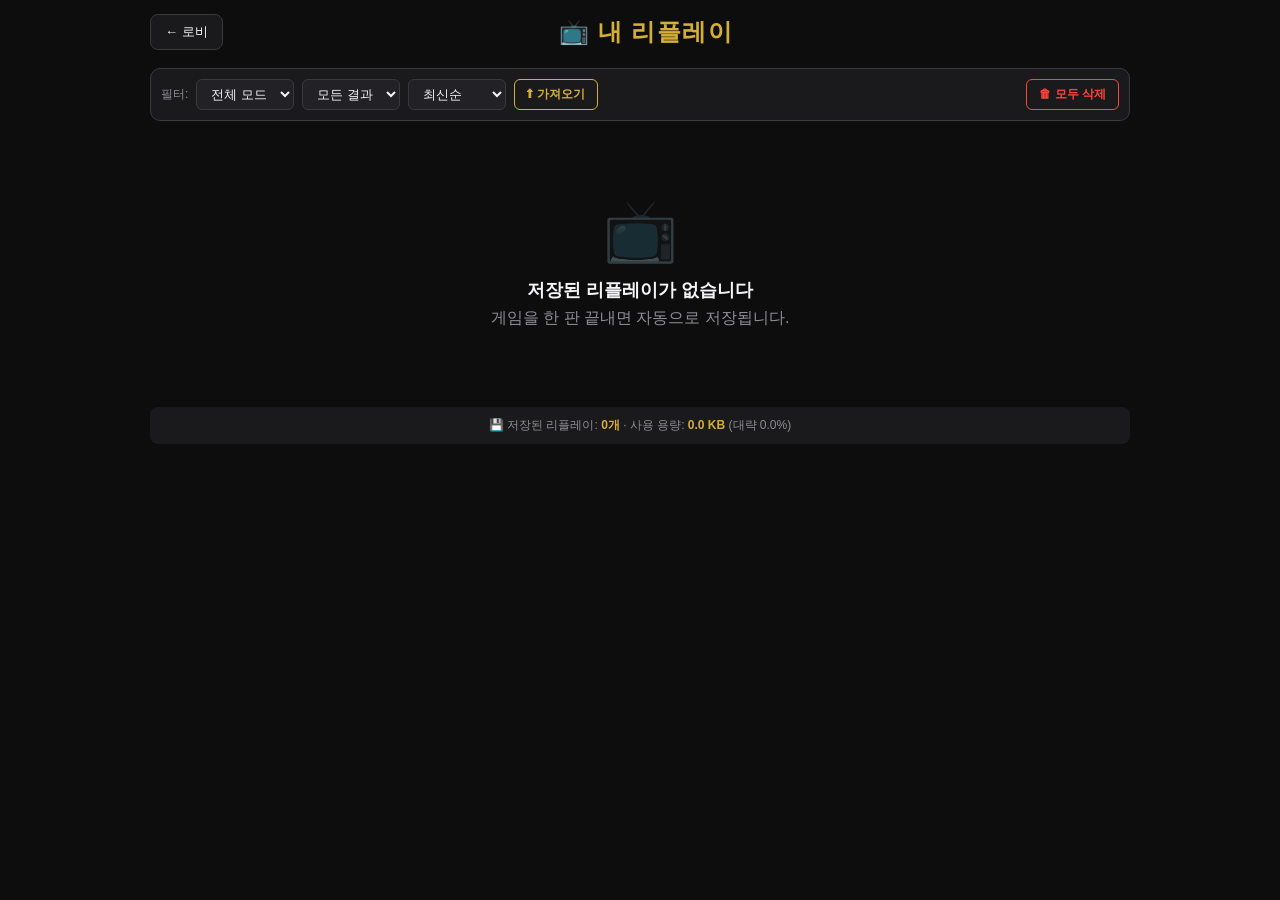
<file: replays.html>
<!DOCTYPE html>
<html lang="ko">
<head>
<meta charset="UTF-8">
<meta name="viewport" content="width=device-width, initial-scale=1.0">
<title>FRONTIER — 내 리플레이</title>
<style>
:root{
  --bg:#0d0d0e; --panel:#1a1a1c; --panel2:#222226; --border:#3a3a3c;
  --text:#f5f5f7; --muted:#8e8e93;
  --gold:#d4af37; --green:#30d158; --red:#ff453a; --orange:#ff9500;
}
*{box-sizing:border-box;margin:0;padding:0}
body{font-family:-apple-system,BlinkMacSystemFont,'Segoe UI','Pretendard Variable',Pretendard,sans-serif;
  background:var(--bg);color:var(--text);min-height:100vh;padding:14px}
@font-face{font-family:'Cinzel';src:local('Cinzel'),local('serif')}

.wrap{max-width:980px;margin:0 auto}
.head{display:flex;justify-content:space-between;align-items:center;margin-bottom:18px;gap:10px;flex-wrap:wrap}
.title{font-family:'Cinzel',serif;font-weight:800;font-size:24px;color:var(--gold);letter-spacing:1.5px}
.back{padding:8px 14px;background:var(--panel);color:var(--text);border:1px solid var(--border);
  border-radius:8px;text-decoration:none;font-size:13px;display:inline-flex;align-items:center;gap:6px}
.back:hover{border-color:var(--gold);color:var(--gold)}

.toolbar{display:flex;gap:8px;align-items:center;margin-bottom:14px;padding:10px;background:var(--panel);
  border:1px solid var(--border);border-radius:10px;flex-wrap:wrap}
.toolbar select,.toolbar input{padding:6px 10px;background:var(--panel2);border:1px solid var(--border);
  border-radius:6px;color:var(--text);font-size:13px}
.toolbar .label{color:var(--muted);font-size:12px}
.btn-danger{padding:6px 12px;background:transparent;color:var(--red);border:1px solid var(--red);
  border-radius:6px;cursor:pointer;font-size:12px;font-weight:600;margin-left:auto}
.btn-danger:hover{background:rgba(255,69,58,.1)}
.btn-import{padding:6px 12px;background:transparent;color:var(--gold);border:1px solid var(--gold);
  border-radius:6px;cursor:pointer;font-size:12px;font-weight:600}
.btn-import:hover{background:rgba(245,200,66,.1)}

.replay-grid{display:grid;grid-template-columns:repeat(auto-fill,minmax(320px,1fr));gap:12px}
.replay-card{background:var(--panel);border:1px solid var(--border);border-radius:12px;padding:14px;
  cursor:pointer;transition:all .15s;display:flex;flex-direction:column;gap:10px;text-decoration:none;color:var(--text)}
.replay-card:hover{border-color:var(--gold);transform:translateY(-2px);
  box-shadow:0 4px 16px rgba(212,175,55,.15)}
.replay-card .rc-head{display:flex;justify-content:space-between;align-items:flex-start;gap:8px}
.replay-card .rc-mode{padding:3px 8px;background:var(--panel2);border-radius:5px;font-size:11px;
  font-weight:700;letter-spacing:.5px;text-transform:uppercase}
.replay-card .rc-mode.online{color:var(--green);background:rgba(48,209,88,.1)}
.replay-card .rc-mode.ai{color:var(--orange);background:rgba(255,149,0,.1)}
.replay-card .rc-mode.local{color:var(--muted)}
.replay-card .rc-date{font-size:11px;color:var(--muted)}
.replay-card .rc-players{display:flex;justify-content:space-between;align-items:center;gap:8px;
  font-size:14px;font-weight:600}
.replay-card .rc-player{display:flex;align-items:center;gap:6px;flex:1;min-width:0}
.replay-card .rc-player.b{justify-content:flex-end;text-align:right}
.replay-card .rc-color{width:14px;height:14px;border-radius:50%;flex-shrink:0}
.replay-card .rc-color.w{background:#fff;border:1.5px solid #aaa}
.replay-card .rc-color.b{background:#1c1c1e;border:1.5px solid #888}
.replay-card .rc-name{overflow:hidden;text-overflow:ellipsis;white-space:nowrap}
.replay-card .rc-elo{color:var(--muted);font-size:11px;font-weight:500;flex-shrink:0}
.replay-card .rc-vs{color:var(--muted);font-size:12px;font-weight:400}
.replay-card .rc-result{padding:8px;background:var(--panel2);border-radius:6px;font-size:12px;
  display:flex;justify-content:space-between;align-items:center;gap:8px}
.replay-card .rc-result.win{color:var(--green);background:rgba(48,209,88,.06)}
.replay-card .rc-result.loss{color:var(--red);background:rgba(255,69,58,.06)}
.replay-card .rc-result.draw{color:var(--muted)}
.replay-card .rc-meta{display:flex;justify-content:space-between;font-size:11px;color:var(--muted)}
.replay-card .rc-actions{display:flex;gap:6px;margin-top:4px}
.replay-card .rc-action{flex:1;padding:7px;background:var(--gold);color:#1c1c1e;border:none;
  border-radius:6px;font-size:12px;font-weight:700;cursor:pointer;text-decoration:none;text-align:center}
.replay-card .rc-action.del{background:transparent;color:var(--red);border:1px solid var(--red);flex:0 0 auto;width:38px}
.replay-card .rc-action.del:hover{background:rgba(255,69,58,.1)}
.replay-card .rc-action.dl{background:transparent;color:var(--muted);border:1px solid var(--border);flex:0 0 auto;width:38px}
.replay-card .rc-action.dl:hover{background:var(--panel2);color:var(--gold);border-color:var(--gold)}

.empty-state{text-align:center;padding:60px 20px;color:var(--muted)}
.empty-state .ico{font-size:60px;opacity:.3;margin-bottom:12px}
.empty-state h2{font-size:18px;margin-bottom:6px;color:var(--text)}

.storage-info{margin-top:18px;padding:10px 14px;background:var(--panel);border-radius:8px;
  font-size:12px;color:var(--muted);text-align:center}
.storage-info b{color:var(--gold)}
</style>
</head>
<body>
<div class="wrap">
  <div class="head">
    <a href="index.html" class="back">← 로비</a>
    <div class="title">📺 내 리플레이</div>
    <div style="width:60px"></div>
  </div>

  <div class="toolbar">
    <span class="label">필터:</span>
    <select id="filterMode" onchange="renderList()">
      <option value="all">전체 모드</option>
      <option value="online">온라인</option>
      <option value="ai">AI 대전</option>
      <option value="local">로컬</option>
    </select>
    <select id="filterResult" onchange="renderList()">
      <option value="all">모든 결과</option>
      <option value="win">승리</option>
      <option value="loss">패배</option>
      <option value="draw">무승부</option>
    </select>
    <select id="sortBy" onchange="renderList()">
      <option value="recent">최신순</option>
      <option value="oldest">오래된순</option>
      <option value="moves">수 많은순</option>
    </select>
    <button class="btn-import" onclick="document.getElementById('importFile').click()">⬆ 가져오기</button>
    <input type="file" id="importFile" accept=".json,application/json" style="display:none" onchange="importReplay(event)">
    <button class="btn-danger" onclick="confirmClearAll()">🗑 모두 삭제</button>
  </div>

  <div id="replayList"></div>

  <div class="storage-info" id="storageInfo"></div>
</div>

<script>
'use strict';

let _replays = [];

function loadReplays(){
  try {
    _replays = JSON.parse(localStorage.getItem('frontier_replay_index') || '[]');
  } catch(e){ _replays = []; }
}

function getMyColor(meta){
  // 로컬: 본인 색 없음. 온라인/AI: myColor 필드 사용
  return meta.myColor || null;
}

function getResultLabel(meta){
  const myColor = getMyColor(meta);
  if(meta.winner === 'draw') return { text:'무승부', cls:'draw' };
  if(myColor && meta.winner === myColor) return { text:'승리', cls:'win' };
  if(myColor && meta.winner !== myColor) return { text:'패배', cls:'loss' };
  // 로컬 모드: 백/흑 승만 표시
  if(meta.winner === 'w') return { text:'백 승', cls:'win' };
  if(meta.winner === 'b') return { text:'흑 승', cls:'loss' };
  return { text:'?', cls:'draw' };
}

function fmtDate(ts){
  const d = new Date(ts);
  const now = Date.now();
  const diff = now - ts;
  if(diff < 60000) return '방금 전';
  if(diff < 3600000) return `${Math.floor(diff/60000)}분 전`;
  if(diff < 86400000) return `${Math.floor(diff/3600000)}시간 전`;
  if(diff < 7*86400000) return `${Math.floor(diff/86400000)}일 전`;
  const yyyy = d.getFullYear();
  const mm = String(d.getMonth()+1).padStart(2,'0');
  const dd = String(d.getDate()).padStart(2,'0');
  return `${yyyy}-${mm}-${dd}`;
}

function fmtTime(sec){
  if(!sec || sec <= 0) return '무제한';
  const m = Math.floor(sec/60);
  const s = sec%60;
  return s ? `${m}분 ${s}초` : `${m}분`;
}

function renderList(){
  const list = document.getElementById('replayList');
  const filterMode = document.getElementById('filterMode').value;
  const filterResult = document.getElementById('filterResult').value;
  const sortBy = document.getElementById('sortBy').value;

  let filtered = _replays.slice();
  if(filterMode !== 'all'){
    filtered = filtered.filter(r => r.mode === filterMode);
  }
  if(filterResult !== 'all'){
    filtered = filtered.filter(r => {
      const res = getResultLabel(r);
      return res.cls === filterResult;
    });
  }

  if(sortBy === 'oldest') filtered.sort((a,b) => a.savedAt - b.savedAt);
  else if(sortBy === 'moves') filtered.sort((a,b) => (b.moveCount||0) - (a.moveCount||0));
  // recent: 이미 최신순 (저장 시 unshift)

  if(filtered.length === 0){
    list.innerHTML = `
      <div class="empty-state">
        <div class="ico">📺</div>
        <h2>저장된 리플레이가 없습니다</h2>
        <p>게임을 한 판 끝내면 자동으로 저장됩니다.</p>
      </div>`;
    updateStorageInfo();
    return;
  }

  list.innerHTML = '<div class="replay-grid">' + filtered.map(r => {
    const result = getResultLabel(r);
    const mode = r.mode || 'local';
    const modeLabel = ({local:'로컬', ai:`AI ${r.aiDifficulty||''}`, online:'온라인'})[mode] || mode;
    const wp = r.players?.w || {};
    const bp = r.players?.b || {};
    return `
      <div class="replay-card" onclick="openReplay('${r.id}')">
        <div class="rc-head">
          <span class="rc-mode ${mode}">${modeLabel}</span>
          <span class="rc-date">${fmtDate(r.savedAt)}</span>
        </div>
        <div class="rc-players">
          <div class="rc-player">
            <span class="rc-color w"></span>
            <span class="rc-name">${escapeHtml(wp.nick || '백')}</span>
            ${wp.elo ? `<span class="rc-elo">${wp.elo}</span>` : ''}
          </div>
          <span class="rc-vs">vs</span>
          <div class="rc-player b">
            ${bp.elo ? `<span class="rc-elo">${bp.elo}</span>` : ''}
            <span class="rc-name">${escapeHtml(bp.nick || '흑')}</span>
            <span class="rc-color b"></span>
          </div>
        </div>
        <div class="rc-result ${result.cls}">
          <span>🏆 ${result.text}</span>
          <span style="color:var(--muted);font-size:11px">${escapeHtml(r.endTitle || '')}</span>
        </div>
        <div class="rc-meta">
          <span>🎯 ${r.moveCount||0}수</span>
          <span>⏱ ${fmtTime(r.timeLimit)}</span>
        </div>
        <div class="rc-actions">
          <a class="rc-action" href="FRONTIER.html?role=replay&rid=${r.id}" onclick="event.stopPropagation()">▶ 재생</a>
          <button class="rc-action dl" onclick="event.stopPropagation();downloadReplay('${r.id}')" title="JSON으로 다운로드">⬇</button>
          <button class="rc-action del" onclick="event.stopPropagation();confirmDelete('${r.id}')" title="삭제">🗑</button>
        </div>
      </div>`;
  }).join('') + '</div>';

  updateStorageInfo();
}

function escapeHtml(s){
  return String(s).replace(/[&<>"']/g, c => ({'&':'&amp;','<':'&lt;','>':'&gt;','"':'&quot;',"'":'&#39;'}[c]));
}

function openReplay(id){
  // 일일 퀘스트 진행 (리플레이 보기)
  try {
    let data = JSON.parse(localStorage.getItem('frontier_quests') || 'null');
    if(data && data.quests){
      let changed = false;
      data.quests.forEach(q => {
        if(!q.completed && q.type === 'replay'){
          q.progress = Math.min(q.target, q.progress + 1);
          if(q.progress >= q.target) q.completed = true;
          changed = true;
        }
      });
      if(changed) localStorage.setItem('frontier_quests', JSON.stringify(data));
    }
  } catch(_){}
  location.href = 'FRONTIER.html?role=replay&rid=' + id;
}

function importReplay(event){
  const file = event.target.files && event.target.files[0];
  if(!file) return;
  const reader = new FileReader();
  reader.onload = (e) => {
    try {
      const data = JSON.parse(e.target.result);
      if(!data || data.type !== 'frontier-replay' || !data.replay){
        alert('유효한 FRONTIER 리플레이 파일이 아닙니다.\n(type: "frontier-replay" 필요)');
        return;
      }
      // 새 id 발급 (기존 id 충돌 방지)
      const newId = 'rep_' + Date.now() + '_' + Math.random().toString(36).slice(2,8);
      // 메타 정보 추출
      const meta = data.meta || {};
      meta.id = newId;
      meta.savedAt = Date.now(); // 가져온 시각
      meta.imported = true;
      // 리플레이 데이터 저장
      localStorage.setItem('frontier_replay_' + newId, JSON.stringify(data.replay));
      // 인덱스 업데이트
      let index = [];
      try { index = JSON.parse(localStorage.getItem('frontier_replay_index') || '[]'); } catch(_){}
      index.unshift(meta);
      // 최대 100개로 제한 (오래된 거 자동 제거)
      while(index.length > 100){
        const old = index.pop();
        try { localStorage.removeItem('frontier_replay_' + old.id); } catch(_){}
      }
      localStorage.setItem('frontier_replay_index', JSON.stringify(index));
      alert('✓ 리플레이 가져오기 성공!');
      // 새 입력 가능하도록 input 초기화
      event.target.value = '';
      // 목록 새로고침
      loadReplays();
      renderList();
    } catch(err){
      alert('파일 파싱 실패: ' + err.message);
      event.target.value = '';
    }
  };
  reader.onerror = () => {
    alert('파일 읽기 실패');
    event.target.value = '';
  };
  reader.readAsText(file);
}

function downloadReplay(id){
  let full;
  try { full = JSON.parse(localStorage.getItem('frontier_replay_' + id)); } catch(e){}
  if(!full){ alert('리플레이 데이터를 찾을 수 없습니다.'); return; }
  const meta = _replays.find(r => r.id === id) || {};
  const data = {
    version: 1,
    type: 'frontier-replay',
    meta: meta,
    replay: full,
    exportedAt: Date.now()
  };
  const json = JSON.stringify(data, null, 2);
  const blob = new Blob([json], {type: 'application/json'});
  const url = URL.createObjectURL(blob);
  const a = document.createElement('a');
  // 파일명: frontier-replay-YYYYMMDD-HHmm.json
  const d = new Date(meta.savedAt || Date.now());
  const pad = n => (n<10?'0':'')+n;
  const fname = `frontier-replay-${d.getFullYear()}${pad(d.getMonth()+1)}${pad(d.getDate())}-${pad(d.getHours())}${pad(d.getMinutes())}.json`;
  a.href = url;
  a.download = fname;
  document.body.appendChild(a);
  a.click();
  document.body.removeChild(a);
  setTimeout(()=>URL.revokeObjectURL(url), 1000);
}

function confirmDelete(id){
  if(!confirm('이 리플레이를 삭제하시겠습니까?')) return;
  _replays = _replays.filter(r => r.id !== id);
  localStorage.setItem('frontier_replay_index', JSON.stringify(_replays));
  localStorage.removeItem('frontier_replay_' + id);
  renderList();
}

function confirmClearAll(){
  if(!_replays.length){ alert('삭제할 리플레이가 없습니다.'); return; }
  if(!confirm(`총 ${_replays.length}개의 리플레이를 모두 삭제하시겠습니까?\n복구할 수 없습니다.`)) return;
  for(const r of _replays){
    try { localStorage.removeItem('frontier_replay_' + r.id); } catch(e){}
  }
  localStorage.removeItem('frontier_replay_index');
  _replays = [];
  renderList();
}

function updateStorageInfo(){
  // localStorage 사용량 추정
  let total = 0;
  for(const r of _replays){
    try {
      const data = localStorage.getItem('frontier_replay_' + r.id);
      if(data) total += data.length;
    } catch(e){}
  }
  // index도 포함
  try {
    const idx = localStorage.getItem('frontier_replay_index');
    if(idx) total += idx.length;
  } catch(e){}
  
  const kb = (total / 1024).toFixed(1);
  const limitMb = 5; // 일반적인 localStorage 한도
  const usedPercent = ((total / (limitMb * 1024 * 1024)) * 100).toFixed(1);
  
  document.getElementById('storageInfo').innerHTML = 
    `💾 저장된 리플레이: <b>${_replays.length}개</b> · 사용 용량: <b>${kb} KB</b> (대략 ${usedPercent}%)`;
}

// 초기 로드
loadReplays();
renderList();
</script>
</body>
</html>
</file>
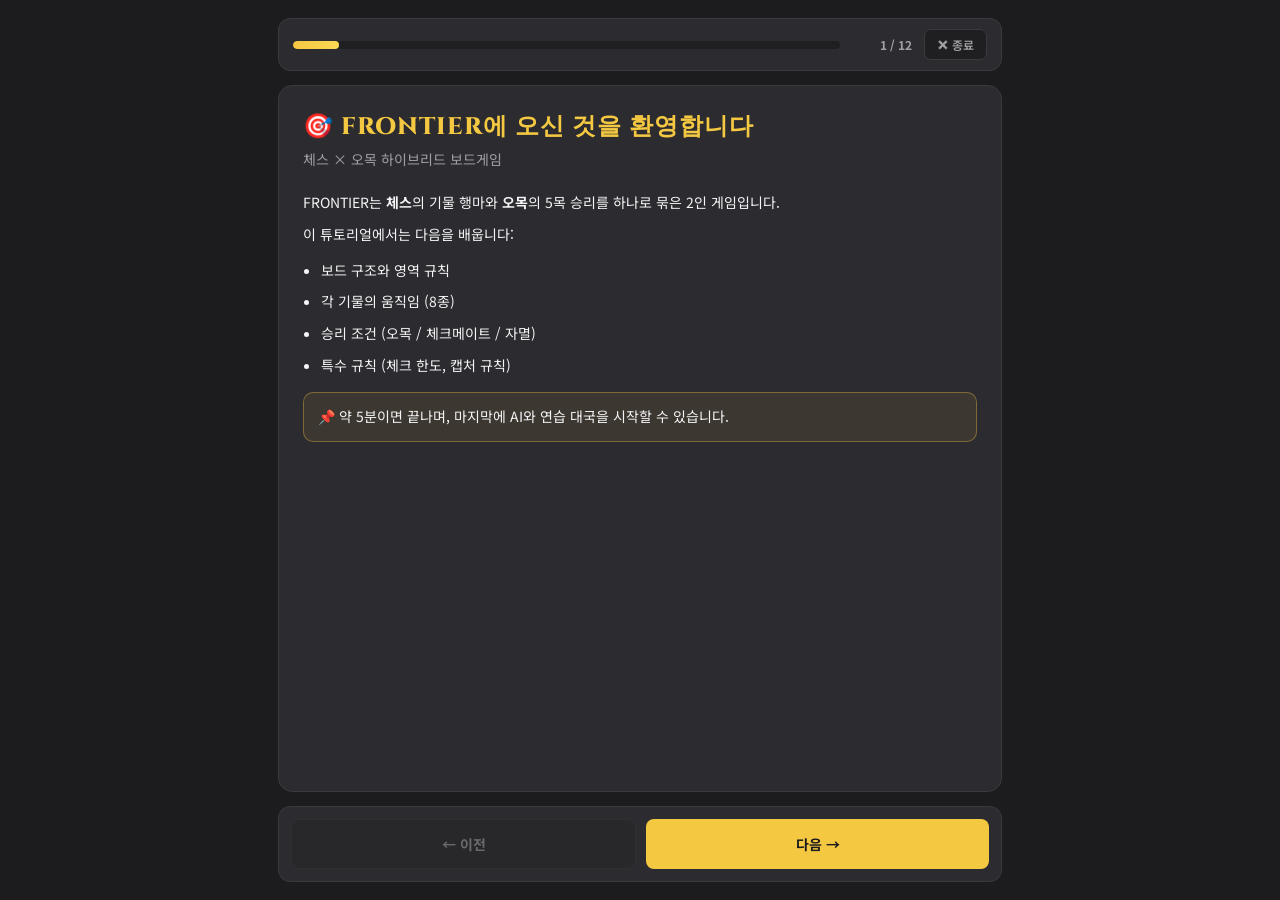
<file: tutorial.html>
<!DOCTYPE html>
<html lang="ko">
<head>
<meta charset="utf-8">
<meta name="viewport" content="width=device-width,initial-scale=1,viewport-fit=cover">
<title>FRONTIER 튜토리얼</title>
<link rel="preconnect" href="https://fonts.googleapis.com">
<link rel="preconnect" href="https://fonts.gstatic.com" crossorigin>
<link href="https://fonts.googleapis.com/css2?family=Cinzel:wght@600;800&family=Noto+Sans+KR:wght@400;600;700;800&display=swap" rel="stylesheet">
<style>
:root{
  --bg:#1c1c1e; --panel:#2c2c30; --panel2:#1f1f22; --border:#3a3a3e;
  --text:#f5f5f7; --muted:#a0a0a4; --gold:#f5c842; --green:#30d158; --red:#ff453a; --blue:#0a84ff;
  --board-light:#f5e8c7; --board-dark:#b58863;
}
*{box-sizing:border-box;margin:0;padding:0}
html,body{min-height:100dvh;background:var(--bg);color:var(--text);
  font-family:'Noto Sans KR','Apple SD Gothic Neo',sans-serif;overflow-x:hidden;max-width:100vw}
button{font-family:inherit;cursor:pointer;border:none;outline:none;color:inherit;background:transparent}

.tut-app{max-width:760px;margin:0 auto;padding:18px;display:flex;flex-direction:column;gap:14px;min-height:100dvh}

/* 상단 — 진행도 + 종료 */
.tut-top{display:flex;align-items:center;gap:12px;background:var(--panel);
  border:1px solid var(--border);border-radius:12px;padding:10px 14px}
.tut-progress{flex:1;height:8px;background:var(--panel2);border-radius:4px;overflow:hidden;position:relative}
.tut-progress-fill{height:100%;background:linear-gradient(90deg,var(--gold),#fcd853);
  transition:width .3s ease;border-radius:4px}
.tut-step-label{font-size:12px;color:var(--muted);font-weight:700;min-width:60px;text-align:right}
.tut-skip{background:var(--panel2);color:var(--muted);padding:6px 12px;border-radius:7px;
  font-size:12px;font-weight:600;border:1px solid var(--border)}
.tut-skip:hover{color:var(--red);border-color:var(--red)}

/* 메인 카드 */
.tut-main{flex:1;background:var(--panel);border:1px solid var(--border);border-radius:14px;
  padding:24px;display:flex;flex-direction:column;gap:14px}
.tut-title{font-size:24px;font-weight:800;color:var(--gold);font-family:'Cinzel',serif;letter-spacing:1px}
.tut-subtitle{font-size:14px;color:var(--muted);margin-top:-8px}
.tut-content{font-size:14px;line-height:1.7;flex:1}
.tut-content h3{font-size:16px;color:var(--gold);margin:14px 0 8px;font-weight:700}
.tut-content p{margin:8px 0}
.tut-content ul{padding-left:18px;margin:8px 0}
.tut-content li{padding:4px 0}
.tut-content b{color:var(--text)}
.tut-content em{font-style:normal;color:var(--gold);font-weight:700}

/* 미니 보드 (행마 시범용) */
.demo-row{display:flex;gap:18px;align-items:center;justify-content:center;flex-wrap:wrap;
  margin:14px 0;padding:14px;background:var(--panel2);border-radius:10px}
.demo-board{display:grid;gap:1px;background:var(--border);padding:2px;border-radius:6px;
  --bs:36px}
.demo-board.size5{grid-template-columns:repeat(5,var(--bs));grid-template-rows:repeat(5,var(--bs))}
.demo-board.size7{grid-template-columns:repeat(7,var(--bs));grid-template-rows:repeat(7,var(--bs));--bs:30px}
.demo-board.size8{grid-template-columns:repeat(8,var(--bs));grid-template-rows:repeat(8,var(--bs));--bs:28px}
.demo-cell{width:var(--bs);height:var(--bs);display:flex;align-items:center;justify-content:center;
  font-size:calc(var(--bs) * .65);position:relative;line-height:1}
.demo-cell.lt{background:var(--board-light)}
.demo-cell.dk{background:var(--board-dark)}
.demo-cell .pc{color:#fff;text-shadow:
  0 0 2px #000,0 0 2px #000,0 1px 1px #000,0 -1px 1px #000,1px 0 1px #000,-1px 0 1px #000;z-index:1}
.demo-cell .pc.b{color:#1a1a1a;text-shadow:
  0 0 2px #fff,0 0 2px #fff,0 1px 1px #fff,0 -1px 1px #fff,1px 0 1px #fff,-1px 0 1px #fff}
.demo-cell.move::after{content:'';position:absolute;width:35%;height:35%;border-radius:50%;
  background:rgba(48,209,88,.55);border:2px solid var(--green)}
.demo-cell.attack::after{content:'';position:absolute;width:80%;height:80%;border-radius:50%;
  border:3px solid var(--red);box-sizing:border-box;background:rgba(255,69,58,.15)}
.demo-cell.range::after{content:'';position:absolute;width:38%;height:38%;border-radius:50%;
  border:2.5px solid #ff9f0a;background:rgba(255,159,10,.2)}
.demo-cell.blocked::after{content:'';position:absolute;width:80%;height:80%;border-radius:50%;
  border:3px dashed rgba(255,69,58,.5);box-sizing:border-box;background:rgba(255,69,58,.06)}
.demo-cell.zone{background:rgba(245,200,66,.2);box-shadow:inset 0 0 0 2px rgba(245,200,66,.7)}
.demo-cell.zone-king{background:rgba(48,209,88,.25);box-shadow:inset 0 0 0 2px rgba(48,209,88,.6)}
.demo-cell.zone-corner{background:rgba(255,69,58,.25);box-shadow:inset 0 0 0 2px rgba(255,69,58,.6)}
.demo-cell.zone-general{background:rgba(245,200,66,.22);box-shadow:inset 0 0 0 2px rgba(245,200,66,.55)}
.demo-cap{font-size:13px;color:var(--muted);max-width:280px;line-height:1.5}
.demo-cap b{color:var(--gold)}

/* 하단 네비 */
.tut-nav{display:flex;gap:10px;background:var(--panel);border:1px solid var(--border);
  border-radius:12px;padding:12px;position:sticky;bottom:8px}
.tut-nav button{flex:1;padding:14px;border-radius:8px;font-size:14px;font-weight:700}
.tut-nav .nav-prev{background:var(--panel2);color:var(--text);border:1px solid var(--border)}
.tut-nav .nav-prev:disabled{opacity:.3;cursor:not-allowed}
.tut-nav .nav-next{background:var(--gold);color:#1c1c1e}
.tut-nav .nav-next:hover{background:#fcd853}

/* 핵심 강조 박스 */
.tut-callout{background:rgba(245,200,66,.08);border:1px solid rgba(245,200,66,.35);
  border-radius:10px;padding:12px 14px;margin:10px 0}
.tut-callout.warn{background:rgba(255,69,58,.08);border-color:rgba(255,69,58,.4)}
.tut-callout.info{background:rgba(10,132,255,.08);border-color:rgba(10,132,255,.4)}

/* 모바일 */
@media (max-width:600px){
  .tut-app{padding:12px;gap:10px}
  .tut-main{padding:18px}
  .tut-title{font-size:20px}
  .tut-content{font-size:13px}
  .demo-board{--bs:32px}
  .demo-board.size7{--bs:26px}
  .demo-board.size8{--bs:24px}
}
</style>
</head>
<body>
<div class="tut-app">
  <div class="tut-top">
    <div class="tut-progress"><div class="tut-progress-fill" id="progFill" style="width:8%"></div></div>
    <span class="tut-step-label" id="stepLabel">1 / 12</span>
    <button class="tut-skip" onclick="exitTutorial()">✕ 종료</button>
  </div>

  <div class="tut-main">
    <h1 class="tut-title" id="tutTitle">FRONTIER</h1>
    <div class="tut-subtitle" id="tutSubtitle"></div>
    <div class="tut-content" id="tutContent"></div>
  </div>

  <div class="tut-nav">
    <button class="nav-prev" onclick="prevStep()" id="prevBtn">← 이전</button>
    <button class="nav-next" onclick="nextStep()" id="nextBtn">다음 →</button>
  </div>
</div>

<script>
'use strict';

// ===== 미니 보드 헬퍼 =====
function miniBoard(opts){
  // opts: {size:5|7, piece:{kind, color, r, c}, moves:[[r,c],...], attacks:[[r,c],...], zones:{type:[[r,c]...]}}
  const size = opts.size || 5;
  const cls = 'size' + size;
  const SYM = { K:{w:'♔',b:'♚'}, Q:{w:'♕',b:'♛'}, R:{w:'♖',b:'♜'}, B:{w:'♗',b:'♝'},
    N:{w:'♘',b:'♞'}, P:{w:'♙',b:'♟'}, SH:{w:'⬢',b:'⬢'}, SN:{w:'⊕',b:'⊕'}, JP:{w:'✦',b:'✦'} };
  let html = `<div class="demo-board ${cls}">`;
  for(let r=0; r<size; r++){
    for(let c=0; c<size; c++){
      const isLt = ((r+c)%2 === 0);
      const cellCls = ['demo-cell', isLt?'lt':'dk'];
      // zones
      if(opts.zones){
        for(const [zoneType, cells] of Object.entries(opts.zones)){
          if(cells.some(([zr,zc])=> zr===r && zc===c)){
            cellCls.push('zone-'+zoneType);
          }
        }
      }
      // moves / attacks / range / blocked
      if(opts.moves && opts.moves.some(([mr,mc])=>mr===r&&mc===c)) cellCls.push('move');
      if(opts.attacks && opts.attacks.some(([ar,ac])=>ar===r&&ac===c)) cellCls.push('attack');
      if(opts.range && opts.range.some(([rr,rc])=>rr===r&&rc===c)) cellCls.push('range');
      if(opts.blocked && opts.blocked.some(([br,bc])=>br===r&&bc===c)) cellCls.push('blocked');

      let inner = '';
      // piece
      if(opts.piece && opts.piece.r===r && opts.piece.c===c){
        const p = opts.piece;
        const sym = SYM[p.kind][p.color] || '?';
        inner = `<span class="pc ${p.color}">${sym}</span>`;
      }
      // extra pieces (for sniper demo etc)
      if(opts.others){
        for(const ep of opts.others){
          if(ep.r===r && ep.c===c){
            inner = `<span class="pc ${ep.color}">${SYM[ep.kind][ep.color]}</span>`;
          }
        }
      }
      html += `<div class="${cellCls.join(' ')}">${inner}</div>`;
    }
  }
  html += `</div>`;
  return html;
}

// ===== 튜토리얼 단계들 =====
const STEPS = [
  {
    title:'🎯 FRONTIER에 오신 것을 환영합니다',
    sub:'체스 × 오목 하이브리드 보드게임',
    body:`
      <p>FRONTIER는 <b>체스</b>의 기물 행마와 <b>오목</b>의 5목 승리를 하나로 묶은 2인 게임입니다.</p>
      <p>이 튜토리얼에서는 다음을 배웁니다:</p>
      <ul>
        <li>보드 구조와 영역 규칙</li>
        <li>각 기물의 움직임 (8종)</li>
        <li>승리 조건 (오목 / 체크메이트 / 자멸)</li>
        <li>특수 규칙 (체크 한도, 캡처 규칙)</li>
      </ul>
      <div class="tut-callout">📌 약 5분이면 끝나며, 마지막에 AI와 연습 대국을 시작할 수 있습니다.</div>`
  },
  {
    title:'📐 보드 구조',
    sub:'8×8 보드의 영역 구분',
    body:`
      <p>FRONTIER 보드는 <b>8×8</b> 크기이며 세 가지 배치 영역이 있습니다.</p>
      ${miniBoard({
        size:8,
        zones:{
          'corner': [[0,0],[0,7],[7,0],[7,7]],
          'king':   [[2,2],[2,3],[2,4],[2,5],
                     [3,2],[3,3],[3,4],[3,5],
                     [4,2],[4,3],[4,4],[4,5],
                     [5,2],[5,3],[5,4],[5,5]],
          'general':[[2,1],[3,1],[4,1],[5,1],
                     [2,6],[3,6],[4,6],[5,6]]
        }
      })}
      <ul>
        <li><span style="color:var(--green)">●</span> <b>킹 영역 (4×4)</b> — 첫 수에 무조건 킹 배치</li>
        <li><span style="color:var(--gold)">●</span> <b>일반 영역 (6×4)</b> — 킹 영역 + 좌우 1줄. 킹/스나이퍼 외 모든 기물 배치 가능</li>
        <li><span style="color:var(--red)">●</span> <b>꼭짓점 4곳</b> — 스나이퍼 전용 자리</li>
      </ul>
      <div class="tut-callout info">💡 백이 먼저 시작합니다. 첫 수는 양쪽 모두 무조건 <b>킹 배치</b>입니다.</div>`
  },
  {
    title:'♕ 퀸 — 가장 강력한 기물',
    body:`
      <p>퀸은 <em>8방향 어디든</em> 직선으로 무제한 이동 가능합니다. (체스의 퀸과 동일)</p>
      ${miniBoard({
        size:7,
        piece:{kind:'Q', color:'w', r:3, c:3},
        moves:[[3,0],[3,1],[3,2],[3,4],[3,5],[3,6],[0,3],[1,3],[2,3],[4,3],[5,3],[6,3],
               [0,0],[1,1],[2,2],[4,4],[5,5],[6,6],[0,6],[1,5],[2,4],[4,2],[5,1],[6,0]]
      })}
      <p>가로/세로/대각선 — 막히는 자리(다른 기물)까지 갈 수 있고, 그 자리에 적이 있으면 캡처합니다.</p>`
  },
  {
    title:'♖ 룩 — 직선의 지배자',
    body:`
      <p>룩은 <em>가로/세로 4방향</em>으로만 무제한 이동합니다.</p>
      ${miniBoard({
        size:7,
        piece:{kind:'R', color:'w', r:3, c:3},
        moves:[[3,0],[3,1],[3,2],[3,4],[3,5],[3,6],[0,3],[1,3],[2,3],[4,3],[5,3],[6,3]]
      })}
      <p>대각선으로는 못 갑니다. 5목을 만들 때 가로/세로 라인을 점거하기 좋습니다.</p>`
  },
  {
    title:'♗ 비숍 — 대각선 전문가',
    body:`
      <p>비숍은 <em>대각선 4방향</em>만 이동합니다.</p>
      ${miniBoard({
        size:7,
        piece:{kind:'B', color:'w', r:3, c:3},
        moves:[[0,0],[1,1],[2,2],[4,4],[5,5],[6,6],[0,6],[1,5],[2,4],[4,2],[5,1],[6,0]]
      })}
      <p>같은 색 칸만 다닙니다 (밝은 칸 비숍은 평생 밝은 칸).</p>`
  },
  {
    title:'♘ 나이트 — L자 점프',
    body:`
      <p>나이트는 <em>L자 (2칸+1칸) 점프</em>를 합니다. 중간에 기물이 있어도 무시하고 넘어감.</p>
      ${miniBoard({
        size:5,
        piece:{kind:'N', color:'w', r:2, c:2},
        moves:[[0,1],[0,3],[1,0],[1,4],[3,0],[3,4],[4,1],[4,3]]
      })}
      <p>막힘이 없는 유일한 일반 기물. 좁은 공간에서 위협적입니다.</p>`
  },
  {
    title:'♙ 폰 — 작지만 핵심',
    body:`
      <p>폰은 <em>한 칸 전진</em> (앞이 비어있을 때만), 대각선 한 칸으로 적 공격합니다.</p>
      ${miniBoard({
        size:5,
        piece:{kind:'P', color:'w', r:3, c:2},
        moves:[[2,2]],
        attacks:[[2,1],[2,3]]
      })}
      <ul>
        <li>백 폰은 위로 (랭크 8 방향), 흑 폰은 아래로 전진</li>
        <li>대각 1칸의 <b>적</b>이 있을 때만 공격으로 잡음</li>
        <li>마지막 줄 도달 시 <b>퀸/룩/비숍/나이트</b>로 프로모션</li>
      </ul>
      <div class="tut-callout">💡 폰 8개로 5목 라인 만들기가 핵심 전술입니다.</div>`
  },
  {
    title:'⬢ 방패 — 밀어내기 특수',
    body:`
      <p>방패는 <em>앞/뒤 1칸</em>으로만 이동하며, 앞 칸에 적이 있으면 <em>밀어낼 수 있습니다</em>.</p>
      ${miniBoard({
        size:5,
        piece:{kind:'SH', color:'w', r:2, c:2},
        moves:[[1,2],[3,2]]
      })}
      <h3>밀기 메카닉</h3>
      <ul>
        <li>방패 앞에 적이 있고, 그 너머 칸이 비었으면 → 적이 한 칸 밀려남</li>
        <li>밀려난 적이 보드 밖이거나 다른 기물에 부딪히면 → 그 적은 <b>죽음 (영구 제거)</b></li>
      </ul>
      <div class="tut-callout warn">⚠ 방패는 양 옆/대각으로 못 갑니다. 앞뒤 직선 전용.</div>`
  },
  {
    title:'⊕ 스나이퍼 — 꼭짓점 저격수',
    body:`
      <p>스나이퍼는 <em>4꼭짓점에만 배치</em>됩니다. 이동은 못 하지만 8방향(십자+대각선) 1~4칸 시야의 적을 <em>저격</em>합니다.</p>
      <p>스나이퍼를 선택하면 사정거리가 화면에 표시됩니다:</p>
      ${miniBoard({
        size:5,
        piece:{kind:'SN', color:'w', r:0, c:0},
        range:[[0,1],[0,3],[1,0],[2,0],[4,0],[1,1],[2,2]],
        attacks:[[3,0],[3,3]],
        blocked:[[0,4]],
        others:[
          {kind:'P', color:'w', r:0, c:2},   // 우군 폰 — 가로선 시야 차단
          {kind:'Q', color:'b', r:0, c:4},   // 적 퀸 — 우군 너머라 시야 막힘
          {kind:'N', color:'b', r:3, c:0},   // 적 나이트 — 공격 가능 (위치 위로 한 칸)
          {kind:'B', color:'b', r:3, c:3}    // 적 비숍 — 대각선 공격 가능
        ]
      })}
      <ul>
        <li><span style="color:#ff9f0a">●</span> <b>주황 동그라미</b>: 사정거리 안의 빈 칸 (시야 차단 무관, 정보용)</li>
        <li><span style="color:var(--red)">●</span> <b>빨강 원</b>: 공격 가능한 적 (실선)</li>
        <li><span style="color:rgba(255,69,58,.5)">○</span> <b>흐린 빨강 점선</b>: 시야가 막혀 공격 불가한 적</li>
        <li>우군 기물 칸은 표시 없음 — 그 너머 시야는 막혀도 사정거리는 그대로 표시</li>
      </ul>
      <div class="tut-callout">🎯 <b>3회 공격 후 후퇴</b>: 스나이퍼가 3번 저격하면 자기 손패로 복귀해 재배치할 수 있습니다.</div>
      <div class="tut-callout warn">⚠ 저격된 기물은 <b>영구 제거</b> (손패 회수 안 됨).</div>`
  },
  {
    title:'✦ 어쌔신 — 점프 암살자',
    body:`
      <p>어쌔신은 <em>상하좌우 정확히 2칸 점프</em>합니다. 중간 무시.</p>
      ${miniBoard({
        size:5,
        piece:{kind:'JP', color:'w', r:2, c:2},
        moves:[[0,2],[4,2],[2,0],[2,4]]
      })}
      <p>대각선 점프는 불가. 나이트와 비슷하지만 <b>4방향만</b> 가능합니다.</p>`
  },
  {
    title:'🏆 승리 조건',
    body:`
      <h3>1. 오목 승리</h3>
      <p>자기 색 기물 5개를 가로/세로/대각선으로 일직선 정렬 — <b>즉시 승리</b>.</p>
      ${miniBoard({
        size:7,
        others:[
          {kind:'P', color:'w', r:3, c:1},
          {kind:'R', color:'w', r:3, c:2},
          {kind:'Q', color:'w', r:3, c:3},
          {kind:'B', color:'w', r:3, c:4},
          {kind:'N', color:'w', r:3, c:5}
        ]
      })}
      <h3>2. 체크메이트</h3>
      <p>상대 킹이 빠져나갈 모든 수가 막힘. 체스와 동일.</p>
      <h3>3. 자멸 (3연속 체크)</h3>
      <p>상대를 <b>3연속으로 체크</b>하면, <em>체크 건 쪽이 패배</em>합니다 (상대가 자멸).</p>
      <div class="tut-callout warn">⚠ 체크는 신중하게! 욕심부려서 3번 연속 체크하면 본인이 짐.</div>`
  },
  {
    title:'⚙️ 추가 규칙 & 팁',
    body:`
      <h3>체크 한도</h3>
      <p>한 게임에서 한 색이 가할 수 있는 총 체크는 <b>5회</b>까지. 6번째 체크는 무효 처리되어 그 수가 거절됩니다.</p>
      <h3>캡처 규칙</h3>
      <ul>
        <li>모든 캡처는 <b>영구 제거</b> — 잡힌 기물은 손패에 돌아오지 않음</li>
        <li>스나이퍼만 예외: <b>3회 공격 후 본인이 자기 손패로 후퇴</b>해서 재배치 가능</li>
      </ul>
      <h3>전략 팁</h3>
      <ul>
        <li>킹 옆에 자기 기물을 모아 방어 라인 만들기</li>
        <li>폰을 5목 만드는 핵심으로 활용</li>
        <li>상대 5목을 막는 것이 체스 캡처보다 중요</li>
        <li>체크 한도 5회는 상대 압박용으로 아껴쓰기</li>
      </ul>
      <div class="tut-callout">🎮 다음을 누르면 AI(쉬움)와 연습 대국을 시작합니다. 모든 기물(특수 포함)을 가지고 시작!</div>`
  }
];

let cur = 0;

function render(){
  const s = STEPS[cur];
  document.getElementById('tutTitle').textContent = s.title;
  document.getElementById('tutSubtitle').textContent = s.sub || '';
  document.getElementById('tutContent').innerHTML = s.body;
  document.getElementById('stepLabel').textContent = `${cur+1} / ${STEPS.length}`;
  document.getElementById('progFill').style.width = `${(cur+1)/STEPS.length*100}%`;
  document.getElementById('prevBtn').disabled = (cur===0);
  document.getElementById('nextBtn').textContent = (cur===STEPS.length-1) ? '🎮 AI와 연습하기 →' : '다음 →';
  // 스크롤 위로
  window.scrollTo({top:0, behavior:'smooth'});
}

function nextStep(){
  if(cur === STEPS.length-1){
    // 모든 기물 포함 hand로 AI(쉬움) 시작
    location.href = 'FRONTIER.html?mode=ai&difficulty=easy&hand=K1Q1R2B2N2P8SH1SN1JP1&time=unlimited';
    return;
  }
  cur++; render();
}
function prevStep(){ if(cur>0){ cur--; render(); } }
function exitTutorial(){
  if(confirm('튜토리얼을 종료하시겠습니까?')) location.href = 'index.html';
}

// 키보드 네비게이션
document.addEventListener('keydown', e=>{
  if(e.key === 'ArrowRight' || e.key === ' ') { e.preventDefault(); nextStep(); }
  else if(e.key === 'ArrowLeft') { e.preventDefault(); prevStep(); }
  else if(e.key === 'Escape') { exitTutorial(); }
});

render();
</script>
</body>
</html>
</file>
